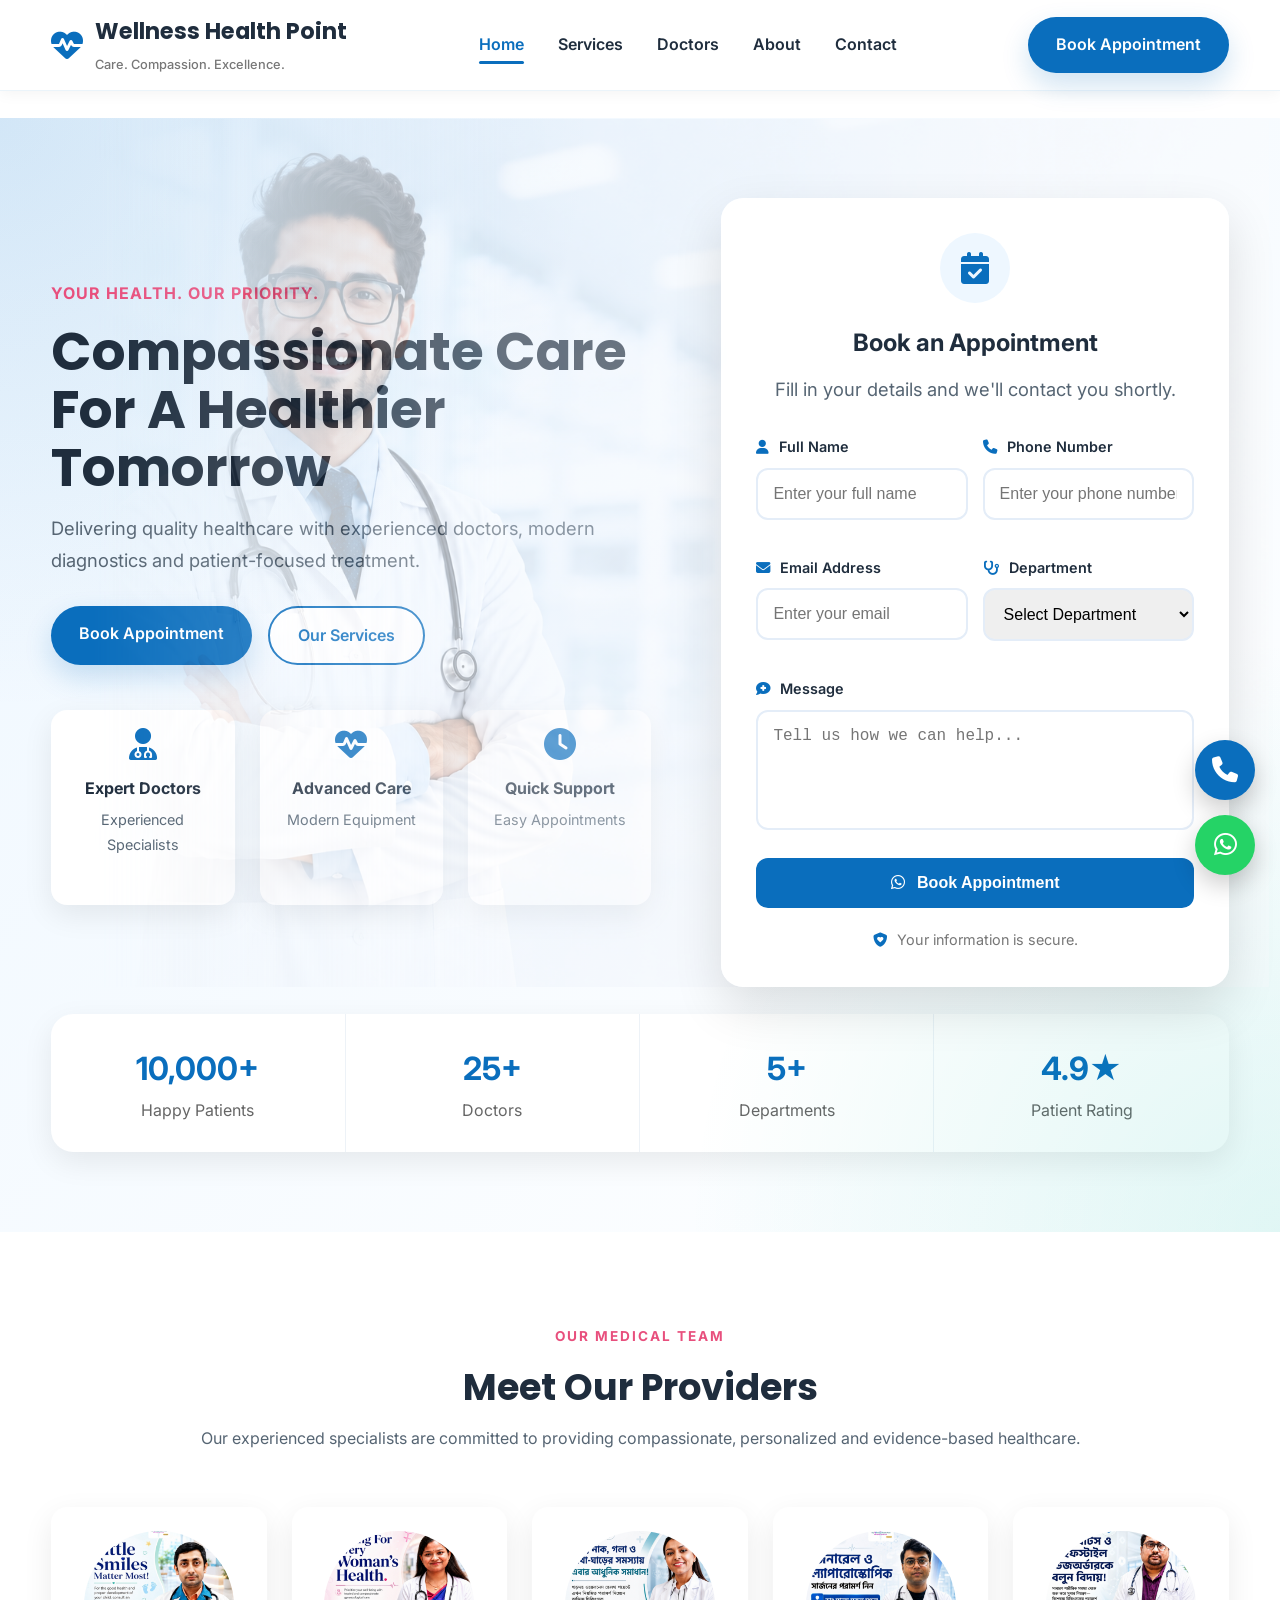
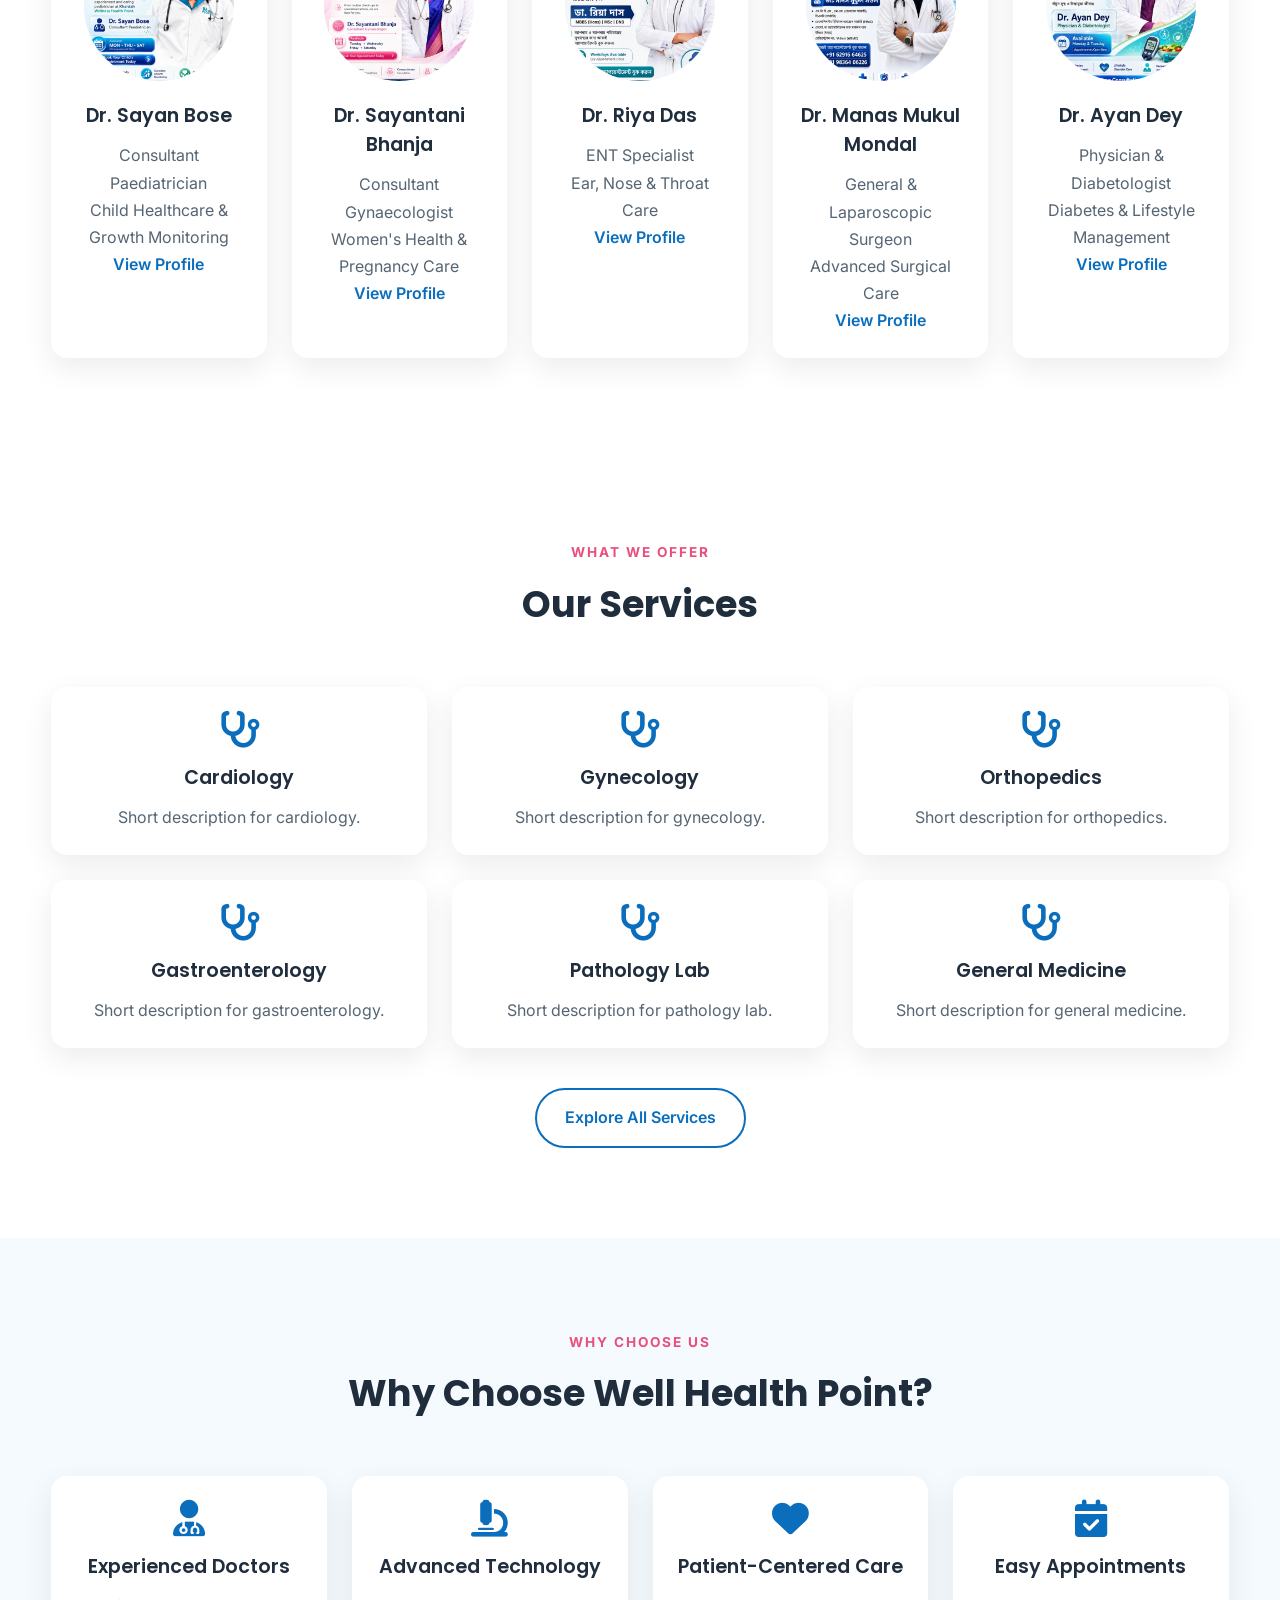
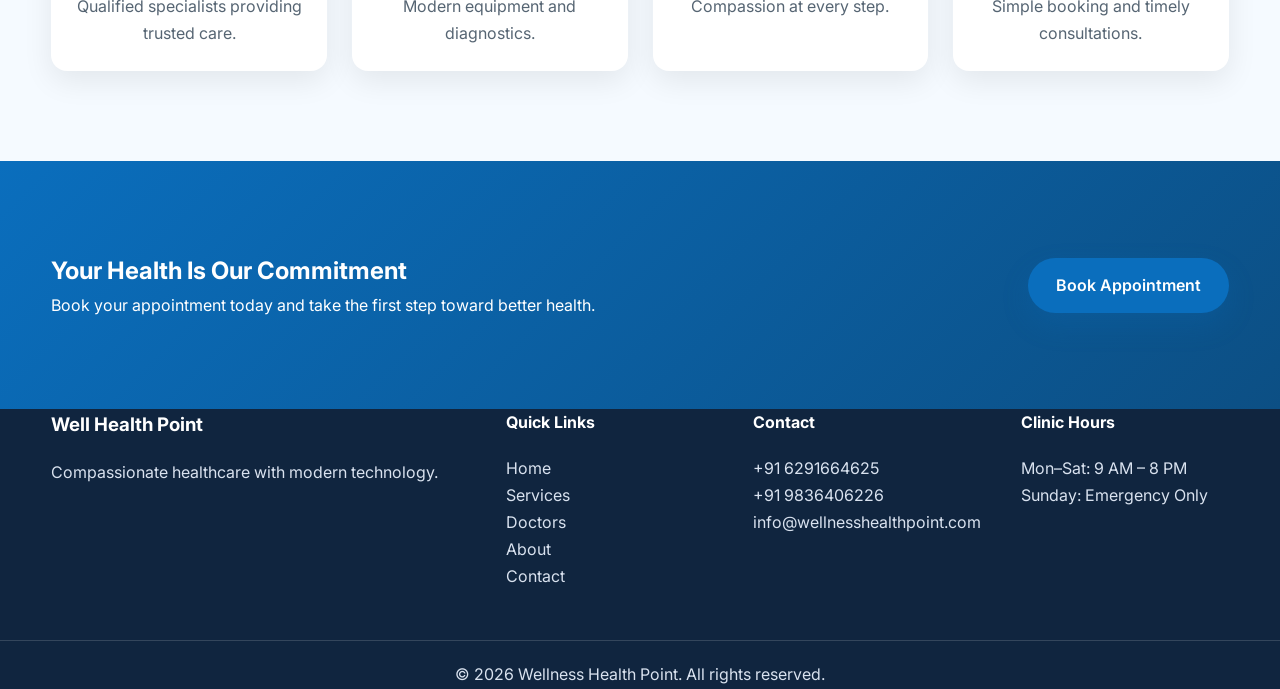
<file: index.html>
<!DOCTYPE html>
<html lang="en">
<head>
<meta charset="UTF-8">
<meta name="viewport" content="width=device-width, initial-scale=1.0">
<meta name="description" content="Wellness Health Point - Compassionate Healthcare">
<title>Wellness Health Point | Home</title>
<link rel="preconnect" href="https://fonts.googleapis.com">
<link rel="preconnect" href="https://fonts.gstatic.com" crossorigin>
<link href="https://fonts.googleapis.com/css2?family=Inter:wght@400;500;600&family=Poppins:wght@500;600;700&display=swap" rel="stylesheet">
<link rel="stylesheet" href="style.css">
<link rel="stylesheet" href="https://cdnjs.cloudflare.com/ajax/libs/font-awesome/6.6.0/css/all.min.css">
</head>
<body>

<header class="header">
  <div class="container nav-container">
    <a href="index.html" class="logo">
      <i class="fa-solid fa-heart-pulse"></i>
      <div>
        <h2>Wellness Health Point</h2>
        <span>Care. Compassion. Excellence.</span>
      </div>
    </a>

    <nav class="navbar">
      <ul>
        <li><a class="active" href="index.html">Home</a></li>
        <li><a href="services.html">Services</a></li>
        <li><a href="doctors.html">Doctors</a></li>
        <li><a href="about.html">About</a></li>
        <li><a href="contact.html">Contact</a></li>
      </ul>
    </nav>

    <a href="contact.html" class="btn-primary">Book Appointment</a>
    <button class="menu-toggle"><i class="fa-solid fa-bars"></i></button>
  </div>
</header>
<br>


<section class="hero">

    <div class="hero-overlay"></div>

    <div class="container hero-content">

        <!-- Left Content -->

        <div class="hero-text">

            <span class="tag">
                YOUR HEALTH. OUR PRIORITY.
            </span>

            <h1>
                Compassionate Care<br>
                For A Healthier<br>
                Tomorrow
            </h1>

            <p>
                Delivering quality healthcare with experienced doctors,
                modern diagnostics and patient-focused treatment.
            </p>

            <div class="hero-buttons">

                <a href="#appointment" class="btn-primary">
                    Book Appointment
                </a>

                <a href="services.html" class="btn-secondary">
                    Our Services
                </a>

            </div>

            <!-- Features -->

            <div class="hero-features">

                <div class="hero-feature">
                    <i class="fa-solid fa-user-doctor"></i>
                    <h4>Expert Doctors</h4>
                    <p>Experienced Specialists</p>
                </div>

                <div class="hero-feature">
                    <i class="fa-solid fa-heart-pulse"></i>
                    <h4>Advanced Care</h4>
                    <p>Modern Equipment</p>
                </div>

                <div class="hero-feature">
                    <i class="fa-solid fa-clock"></i>
                    <h4>Quick Support</h4>
                    <p>Easy Appointments</p>
                </div>

            </div>

        </div>

        <!-- Doctor -->

        <img src="heroimg.png"
             class="hero-doctor"
             alt="Doctor">

        <!-- Appointment Card -->

        <div class="hero-form">

            <div class="hero-form-icon">
                <i class="fa-solid fa-calendar-check"></i>
            </div>

            <h2>Book an Appointment</h2>

            <p>
                Fill in your details and we'll contact you shortly.
            </p>

           <form id="appointmentForm">

    <div class="hero-form-row">

        <div class="form-group">
            <label for="name">
                <i class="fa-solid fa-user"></i>
                Full Name
            </label>

            <input
                type="text"
                id="name"
                placeholder="Enter your full name"
                required>
        </div>

        <div class="form-group">
            <label for="phone">
                <i class="fa-solid fa-phone"></i>
                Phone Number
            </label>

            <input
                type="tel"
                id="phone"
                placeholder="Enter your phone number"
                required>
        </div>

    </div>

    <div class="hero-form-row">

        <div class="form-group">
            <label for="email">
                <i class="fa-solid fa-envelope"></i>
                Email Address
            </label>

            <input
                type="email"
                id="email"
                placeholder="Enter your email">
        </div>

        <div class="form-group">
            <label for="department">
                <i class="fa-solid fa-stethoscope"></i>
                Department
            </label>

            <select id="department" required>

                <option value="">Select Department</option>

                <option>General Medicine</option>
                <option>Cardiology</option>
                <option>Gynecology</option>
                <option>Orthopedics</option>
                <option>Diagnostics</option>
                <option>Health Checkups</option>

            </select>
        </div>

    </div>

    <div class="form-group">

        <label for="message">
            <i class="fa-solid fa-comment-medical"></i>
            Message
        </label>

        <textarea
            id="message"
            placeholder="Tell us how we can help..."></textarea>

    </div>

    <button type="submit" class="hero-submit">

        <i class="fa-brands fa-whatsapp"></i>

        Book Appointment

    </button>

</form>
            <div class="privacy">

                <i class="fa-solid fa-shield-heart"></i>

                Your information is secure.

            </div>

        </div>

    </div>
<br>

    <!-- Bottom Statistics -->

    <div class="hero-stats container">

        <div class="stat">
            <h3>10,000+</h3>
            <span>Happy Patients</span>
        </div>

        <div class="stat">
            <h3>25+</h3>
            <span>Doctors</span>
        </div>

        <div class="stat">
            <h3>5+</h3>
            <span>Departments</span>
        </div>

        <div class="stat">
            <h3>4.9★</h3>
            <span>Patient Rating</span>
        </div>

    </div>

</section>
<!-- =======================
     Meet Our Providers
======================= -->

<section class="providers">

    <div class="container">

        <div class="section-title">
            <span>OUR MEDICAL TEAM</span>
            <h2>Meet Our Providers</h2>
            <p>
                Our experienced specialists are committed to providing compassionate,
                personalized and evidence-based healthcare.
            </p>
        </div>

        <div class="provider-grid">

            <!-- Doctor 1 -->
            <article class="doctor-card">

                <a href="dr.sayan.jpeg" target="_blank">
                    <img src="dr.sayan.jpeg" alt="Dr. Sayan Bose">
                </a>

                <h3>Dr. Sayan Bose</h3>

                <p class="speciality">
                    Consultant Paediatrician
                </p>

                <p>
                    Child Healthcare & Growth Monitoring
                </p>

                <a href="doctors.html" class="card-link">
                    View Profile
                </a>

            </article>

            <!-- Doctor 2 -->
            <article class="doctor-card">

                <a href="dr.sayantani.jpeg" target="_blank">
                    <img src="dr.sayantani.jpeg" alt="Dr. Sayantani Bhanja">
                </a>

                <h3>Dr. Sayantani Bhanja</h3>

                <p class="speciality">
                    Consultant Gynaecologist
                </p>

                <p>
                    Women's Health & Pregnancy Care
                </p>

                <a href="doctors.html" class="card-link">
                    View Profile
                </a>

            </article>

            <!-- Doctor 3 -->
            <article class="doctor-card">

                <a href="dr.riya.jpeg" target="_blank">
                    <img src="dr.riya.jpeg" alt="Dr. Riya Das">
                </a>

                <h3>Dr. Riya Das</h3>

                <p class="speciality">
                    ENT Specialist
                </p>

                <p>
                    Ear, Nose & Throat Care
                </p>

                <a href="doctors.html" class="card-link">
                    View Profile
                </a>

            </article>

            <!-- Doctor 4 -->
            <article class="doctor-card">

                <a href="dr manas.jpeg" target="_blank">
                    <img src="dr manas.jpeg" alt="Dr. Manas Mukul Mondal">
                </a>

                <h3>Dr. Manas Mukul Mondal</h3>

                <p class="speciality">
                    General & Laparoscopic Surgeon
                </p>

                <p>
                    Advanced Surgical Care
                </p>

                <a href="doctors.html" class="card-link">
                    View Profile
                </a>

            </article>

            <!-- Doctor 5 -->
            <article class="doctor-card">

                <a href="dr.ayan.jpeg" target="_blank">
                    <img src="dr.ayan.jpeg" alt="Dr. Ayan Dey">
                </a>

                <h3>Dr. Ayan Dey</h3>

                <p class="speciality">
                    Physician & Diabetologist
                </p>

                <p>
                    Diabetes & Lifestyle Management
                </p>

                <a href="doctors.html" class="card-link">
                    View Profile
                </a>

            </article>

        </div>

    </div>

</section>
<section class="services-preview">
  <div class="container">
    <div class="section-title">
      <span>WHAT WE OFFER</span>
      <h2>Our Services</h2>
    </div>
    <div class="service-grid">

      <article class="service-card">
        <i class="fa-solid fa-stethoscope"></i>
        <h3>Cardiology</h3>
        <p>Short description for cardiology.</p>
      </article>

      <article class="service-card">
        <i class="fa-solid fa-stethoscope"></i>
        <h3>Gynecology</h3>
        <p>Short description for gynecology.</p>
      </article>

      <article class="service-card">
        <i class="fa-solid fa-stethoscope"></i>
        <h3>Orthopedics</h3>
        <p>Short description for orthopedics.</p>
      </article>

      <article class="service-card">
        <i class="fa-solid fa-stethoscope"></i>
        <h3>Gastroenterology</h3>
        <p>Short description for gastroenterology.</p>
      </article>

      <article class="service-card">
        <i class="fa-solid fa-stethoscope"></i>
        <h3>Pathology Lab</h3>
        <p>Short description for pathology lab.</p>
      </article>

      <article class="service-card">
        <i class="fa-solid fa-stethoscope"></i>
        <h3>General Medicine</h3>
        <p>Short description for general medicine.</p>
      </article>

    </div>
    <div class="center"><a href="services.html" class="btn-secondary">Explore All Services</a></div>
  </div>
</section>

<section class="why-us">
  <div class="container">
    <div class="section-title">
      <span>WHY CHOOSE US</span>
      <h2>Why Choose Well Health Point?</h2>
    </div>
    <div class="features">
      <div class="feature"><i class="fa-solid fa-user-doctor"></i><h3>Experienced Doctors</h3><p>Qualified specialists providing trusted care.</p></div>
      <div class="feature"><i class="fa-solid fa-microscope"></i><h3>Advanced Technology</h3><p>Modern equipment and diagnostics.</p></div>
      <div class="feature"><i class="fa-solid fa-heart"></i><h3>Patient-Centered Care</h3><p>Compassion at every step.</p></div>
      <div class="feature"><i class="fa-solid fa-calendar-check"></i><h3>Easy Appointments</h3><p>Simple booking and timely consultations.</p></div>
    </div>
  </div>
</section>

      

<section class="cta">
  <div class="container cta-content">
    <div>
      <h2>Your Health Is Our Commitment</h2>
      <p>Book your appointment today and take the first step toward better health.</p>
    </div>
    <a href="contact.html" class="btn-primary">Book Appointment</a>
  </div>
</section>


<footer class="footer">
  <div class="container footer-grid">
    <div>
      <h3>Well Health Point</h3>
      <p>Compassionate healthcare with modern technology.</p>
    </div>
    <div>
      <h4>Quick Links</h4>
      <a href="index.html">Home</a><br>
      <a href="services.html">Services</a><br>
      <a href="doctors.html">Doctors</a><br>
      <a href="about.html">About</a><br>
      <a href="contact.html">Contact</a>
    </div>
    <div>
      <h4>Contact</h4>
      <p>+91 6291664625</p>
      <p>+91 9836406226</p>
      <p>info@wellnesshealthpoint.com</p>
    </div>
    <div>
      <h4>Clinic Hours</h4>
      <p>Mon–Sat: 9 AM – 8 PM</p>
      <p>Sunday: Emergency Only</p>
    </div>
  </div>
  <div class="copyright">
    <p>&copy; 2026 Wellness Health Point. All rights reserved.</p>
  </div>
</footer>

<!-- Floating Contact Buttons -->

<div class="floating-buttons">

    <a href="tel:+916291664625" class="float-btn call-btn" title="Call Us">
        <i class="fa-solid fa-phone"></i>
    </a>

    <a href="https://wa.me/916291664625" target="_blank" class="float-btn whatsapp-btn" title="WhatsApp">
        <i class="fa-brands fa-whatsapp"></i>
    </a>

</div>
</body>
</html>
</file>
<file: style.css>
:root{
  --primary:#0A6EBD;
  --secondary:#F48FB1;
  --accent:#00B8A9;
  --dark:#1f2d3d;
  --text:#566573;  --light:#f5faff;
  --white:#fff;
  --shadow:0 10px 30px rgba(0,0,0,.08);
  --radius:16px;
}

*{margin:0;padding:0;box-sizing:border-box}
html{scroll-behavior:smooth}
body{
  font-family:Inter,sans-serif;
  color:var(--text);
  background:#fff;
  line-height:1.7;
}
img{max-width:100%;display:block}
a{text-decoration:none}
ul{list-style:none}
.container{width:min(1200px,92%);margin:auto}
/*=========================================
                HEADER
=========================================*/

.header{
    position:sticky;
    top:0;
    left:0;
    width:100%;
    z-index:1000;

    background:rgba(255,255,255,.96);
    backdrop-filter:blur(12px);

    border-bottom:1px solid rgba(10,110,189,.08);
    box-shadow:0 8px 25px rgba(0,0,0,.05);
}

.nav-container{

    width:min(1300px,92%);
    margin:auto;

    display:flex;
    align-items:center;
    justify-content:space-between;

    height:90px;

}
/*==================================================
                    HERO SECTION
==================================================*/

.hero{
    position:relative;
    overflow:hidden;
    background:linear-gradient(135deg,#eef7ff,#ffffff);
    padding:90px 0 180px;
    min-height:850px;
}

.hero::before{
    content:"";
    position:absolute;
    inset:0;
    background:
        radial-gradient(circle at top left,
        rgba(10,110,189,.12),transparent 35%),
        radial-gradient(circle at bottom right,
        rgba(0,184,169,.12),transparent 35%);
}

.hero-content{
    position:relative;
    z-index:2;
    display:grid;
    grid-template-columns:1.1fr .9fr;
    align-items:center;
    gap:60px;
}

.hero-text{
    max-width:600px;
}

.hero h1{
    font-size:4rem;
    line-height:1.1;
    color:var(--dark);
    margin:20px 0;
}

.hero p{
    font-size:1.15rem;
    margin-bottom:35px;
}

.hero-buttons{
    display:flex;
    gap:18px;
    margin-bottom:45px;
}

/*=====================
     FEATURES
=====================*/

.hero-features{
    display:flex;
    gap:25px;
}

.hero-feature{
    background:#fff;
    padding:18px;
    border-radius:16px;
    box-shadow:var(--shadow);
    flex:1;
    text-align:center;
}

.hero-feature i{
    font-size:2rem;
    color:var(--primary);
    margin-bottom:15px;
}

.hero-feature h4{
    color:var(--dark);
    margin-bottom:6px;
}

.hero-feature p{
    font-size:.9rem;
    margin:0;
}

/*=====================
      DOCTOR
=====================*/

.hero-doctor{

    position:absolute;

    right:390px;

    bottom:0;

    height:92%;

    opacity:.92;

    pointer-events:none;

    z-index:1;

    -webkit-mask-image:linear-gradient(
        to left,
        black 65%,
        rgba(0,0,0,.65) 82%,
        transparent 100%
    );

    mask-image:linear-gradient(
        to left,
        black 65%,
        rgba(0,0,0,.65) 82%,
        transparent 100%
    );

}

/*=====================
     APPOINTMENT
=====================*/

.hero-form{

    position:relative;

    z-index:5;

    background:rgba(255,255,255,.95);

    backdrop-filter:blur(15px);

    border-radius:22px;

    padding:35px;

    box-shadow:0 20px 50px rgba(0,0,0,.12);

}

.hero-form-icon{

    width:70px;

    height:70px;

    border-radius:50%;

    background:#eef7ff;

    margin:auto;

    display:flex;

    align-items:center;

    justify-content:center;

    color:var(--primary);

    font-size:2rem;

    margin-bottom:20px;

}

.hero-form h2{

    text-align:center;

    color:var(--dark);

    margin-bottom:10px;

}

.hero-form p{

    text-align:center;

    margin-bottom:30px;

}

.hero-form form{

    display:grid;

    gap:18px;

}


.hero-form input,
.hero-form select,
.hero-form textarea{

    width:100%;

    padding:15px;

    border:2px solid #e4edf8;

    border-radius:12px;

    font-size:1rem;

    outline:none;

}

.hero-form textarea{

    height:120px;

    resize:none;

}

.hero-form input:focus,
.hero-form select:focus,
.hero-form textarea:focus{

    border-color:var(--primary);

}

.hero-form button{

    background:var(--primary);

    color:#fff;

    border:none;

    padding:16px;

    border-radius:12px;

    cursor:pointer;

    font-size:1rem;

    font-weight:600;

    transition:.3s;

}

.hero-form button:hover{

    background:#085ea4;

}

.privacy{

    margin-top:20px;

    text-align:center;

    color:#777;

    font-size:.9rem;

}

.privacy i{

    color:var(--primary);

    margin-right:6px;

}

/*=====================
      STATS
=====================*/

.hero-highlights{
    margin-top:-170px;
    position:relative;
    z-index:20;
}

.hero-features{
    display:grid;
    grid-template-columns:repeat(3,1fr);
    gap:25px;
}

.hero-stats-section{
    padding:100px 0 80px;
    background:#fff;
}

.hero-stats{
    background:#fff;
    border-radius:22px;
    box-shadow:var(--shadow);
    display:grid;
    grid-template-columns:repeat(4,1fr);
    overflow:hidden;
}
.stat{

    padding:28px;

    text-align:center;

    border-right:1px solid #edf2f7;

}

.stat:last-child{

    border:none;

}

.stat h3{

    color:var(--primary);

    font-size:2rem;

}

.stat span{

    color:#666;

}
.hero-form-row{
    display:grid;
    grid-template-columns:repeat(2,1fr);
    gap:15px;
    margin-bottom:18px;
}

.form-group{
    display:flex;
    flex-direction:column;
}

.form-group label{
    font-size:.9rem;
    font-weight:600;
    color:var(--dark);
    margin-bottom:8px;
}

.form-group label i{
    color:var(--primary);
    margin-right:6px;
}

.hero-submit{
    width:100%;
    margin-top:10px;
}

.hero-submit i{
    margin-right:8px;
}

@media(max-width:768px){

.hero-form-row{

grid-template-columns:1fr;

}

}

/*=====================
      RESPONSIVE
=====================*/

@media(max-width:1100px){

.hero-content{

grid-template-columns:1fr;

}

.hero-doctor{
    position:absolute;

    left:52%;
    bottom:0;

    transform:translateX(-50%);

    height:88%;
    width:auto;

    z-index:2;

    pointer-events:none;

    opacity:.95;

    object-fit:contain;

    -webkit-mask-image:linear-gradient(
        to left,
        transparent 0%,
        rgba(0,0,0,.8) 18%,
        black 35%
    );

    mask-image:linear-gradient(
        to left,
        transparent 0%,
        rgba(0,0,0,.8) 18%,
        black 35%
    );
}
.hero-stats{

position:relative;

transform:none;

left:auto;

bottom:auto;

margin:50px auto 0;

grid-template-columns:repeat(2,1fr);

}

}

@media(max-width:768px){

.hero{

padding:70px 0;

min-height:auto;

}

.hero h1{

font-size:2.7rem;

}

.hero-buttons{

flex-direction:column;

}

.hero-features{

flex-direction:column;

}

.hero-stats{

grid-template-columns:1fr;

}

}
/*=====================
        LOGO
======================*/

.logo{

    display:flex;
    align-items:center;
    gap:15px;

    color:var(--dark);

}

.logo i{

    font-size:2.2rem;
    color:var(--primary);

}

.logo h2{

    font-family:Poppins,sans-serif;
    font-size:2rem;
    font-weight:700;
    line-height:1;

}

.logo span{

    display:block;
    margin-top:6px;

    color:#6b7280;

    font-size:.95rem;
    font-weight:500;

}

/*=====================
      NAVIGATION
======================*/

.navbar ul{

    display:flex;
    align-items:center;
    gap:42px;

}

.navbar a{

    position:relative;

    color:var(--dark);

    font-weight:600;

    font-size:1rem;

    transition:.3s;

}

.navbar a::after{

    content:"";

    position:absolute;

    left:0;
    bottom:-10px;

    width:0;
    height:3px;

    background:var(--primary);

    border-radius:10px;

    transition:.35s;

}

.navbar a:hover,
.navbar a.active{

    color:var(--primary);

}

.navbar a:hover::after,
.navbar a.active::after{

    width:100%;

}

/*=====================
        BUTTONS
======================*/

.btn-primary,
.btn-secondary{

    display:inline-flex;

    align-items:center;
    justify-content:center;

    padding:15px 34px;

    border-radius:50px;

    font-weight:600;

    transition:.35s;

}

.btn-primary{

    background:linear-gradient(135deg,#0A6EBD,#1482df);

    color:#fff;

    box-shadow:0 12px 28px rgba(10,110,189,.20);

}

.btn-primary:hover{

    transform:translateY(-3px);

    box-shadow:0 18px 35px rgba(10,110,189,.28);

}

.btn-secondary{

    background:#fff;

    color:var(--primary);

    border:2px solid var(--primary);

}

.btn-secondary:hover{

    background:var(--primary);

    color:#fff;

}

/*=====================
     MOBILE HEADER
======================*/

.menu-toggle{

    display:none;

    background:none;

    border:none;

    font-size:1.8rem;

    color:var(--dark);

    cursor:pointer;

}

@media(max-width:992px){

    .nav-container{

        height:80px;

    }

    .logo h2{

        font-size:1.6rem;

    }

    .navbar{

        display:none;

    }

    .menu-toggle{

        display:block;

    }

}

@media(max-width:576px){

    .nav-container{

        height:72px;

    }

    .logo i{

        font-size:1.8rem;

    }

    .logo h2{

        font-size:1.3rem;

    }

    .logo span{

        font-size:.8rem;

    }

    .header .btn-primary{

        display:none;

    }

}

.header{
  position:sticky;top:0;z-index:999;
  background:#fff;
  box-shadow:0 2px 15px rgba(0,0,0,.05);
}
.nav-container{
  display:flex;align-items:center;justify-content:space-between;
  padding:18px 0;
}
.logo{display:flex;gap:12px;align-items:center;color:var(--dark)}
.logo i{font-size:2rem;color:var(--primary)}
.logo h2{font:700 1.4rem Poppins,sans-serif}
.logo span{font-size:.8rem;color:#777}
.navbar ul{display:flex;gap:34px}
.navbar a{color:var(--dark);font-weight:600;position:relative}
.navbar a.active,
.navbar a:hover{color:var(--primary)}
.btn-primary,.btn-secondary{
 display:inline-block;padding:14px 28px;border-radius:50px;
 font-weight:600;transition:.3s;
}
.btn-primary{background:var(--primary);color:#fff}
.btn-primary:hover{transform:translateY(-3px)}
.btn-secondary{
 border:2px solid var(--primary);color:var(--primary)
}
.hero-doctor{

    position:absolute;
    right:-40px;
    bottom:0;

    height:110%;

    opacity:.35;

    filter:
        drop-shadow(0 25px 45px rgba(10,110,189,.25))
        saturate(105%);

    mask-image:linear-gradient(
        to left,
        black 65%,
        rgba(0,0,0,.6) 80%,
        transparent 100%
    );
}
.hero{
 background:linear-gradient(135deg,#eef7ff,#fff);
 padding:80px 0;
}
.hero-content{
 display:grid;
 grid-template-columns:1.1fr .9fr;
 gap:50px;
 align-items:center;
}
.tag{
 color:#e84f7d;
 font-weight:700;
 letter-spacing:1px;
 text-transform:uppercase;
}
.hero h1{
 font:700 3.3rem/1.1 Poppins,sans-serif;
 color:var(--dark);
 margin:16px 0;
}
.hero p{max-width:560px;margin-bottom:30px}
.hero-buttons{display:flex;gap:16px}

section{padding:90px 0}
.section-title{text-align:center;margin-bottom:55px}
.section-title span{
 color:#e84f7d;
 font-weight:700;
 letter-spacing:2px;
 font-size:.85rem;
}
.section-title h2{
 font:700 2.3rem Poppins,sans-serif;
 color:var(--dark);
 margin:10px 0;
}

.provider-grid,.service-grid,.features{
 display:grid;
 gap:25px;
}
.provider-grid{grid-template-columns:repeat(5,1fr)}
.service-grid{grid-template-columns:repeat(3,1fr)}
.features{grid-template-columns:repeat(4,1fr)}

.doctor-card,.service-card,.feature{
 background:#fff;
 border-radius:var(--radius);
 box-shadow:var(--shadow);
 padding:24px;
 text-align:center;
 transition:.3s;
}
.doctor-card:hover,
.service-card:hover,
.feature:hover{
 transform:translateY(-8px);
}
.doctor-card img{
 width:150px;height:150px;
 object-fit:cover;
 border-radius:50%;
 margin:0 auto 20px;
}
.doctor-card h3,
.service-card h3,
.feature h3{
 font:600 1.2rem Poppins,sans-serif;
 color:var(--dark);
 margin:12px 0;
}
.card-link{color:var(--primary);font-weight:600}
.service-card i,.feature i{
 font-size:2.3rem;
 color:var(--primary);
}
.center{text-align:center;margin-top:40px}

.why-us{background:var(--light)}

.cta{
 background:linear-gradient(135deg,#0A6EBD,#0c4f84);
 color:#fff;
}
.cta-content{
 display:flex;
 justify-content:space-between;
 align-items:center;
 gap:30px;
}

.footer{
 background:#10253f;
 color:#d9e2ef;
}
.footer-grid{
 display:grid;
 grid-template-columns:2fr 1fr 1fr 1fr;
 gap:40px;
}
.footer h3,.footer h4{color:#fff;margin-bottom:18px}
.footer a{color:#d9e2ef}
.copyright{
 margin-top:50px;
 border-top:1px solid rgba(255,255,255,.15);
 padding-top:20px;
 text-align:center;
}

.menu-toggle{display:none;background:none;border:none;font-size:1.5rem}

@media (max-width:991px){
.hero-content,.cta-content{grid-template-columns:1fr;display:grid;text-align:center}
.provider-grid{grid-template-columns:repeat(2,1fr)}
.service-grid{grid-template-columns:repeat(2,1fr)}
.features{grid-template-columns:repeat(2,1fr)}
.footer-grid{grid-template-columns:repeat(2,1fr)}
.navbar{display:none}
.menu-toggle{display:block}
}

@media (max-width:576px){
.hero h1{font-size:2.3rem}
.provider-grid,
.service-grid,
.features,
.footer-grid{grid-template-columns:1fr}
.btn-primary,.btn-secondary{width:100%;text-align:center}
.hero-buttons{flex-direction:column}

}
/* ===========================
   CONTACT FORM
=========================== */

.contact-form {
    max-width: 750px;
    margin: 60px auto;
    padding: 45px;
    background: #ffffff;
    border-radius: 20px;
    box-shadow: 0 15px 40px rgba(0, 0, 0, 0.08);
}

.contact-form h2 {
    text-align: center;
    font-family: "Poppins", sans-serif;
    font-size: 2rem;
    color: #163b65;
    margin-bottom: 10px;
}

.contact-form p {
    text-align: center;
    color: #6c757d;
    margin-bottom: 35px;
}

/* Form Layout */

.contact-form form {
    display: grid;
    gap: 20px;
}

/* Labels */

.contact-form label {
    display: block;
    font-weight: 600;
    color: #163b65;
    margin-bottom: 8px;
}

/* Inputs */

.contact-form input,
.contact-form textarea,
.contact-form select {
    width: 100%;
    padding: 15px 18px;
    font-size: 1rem;
    border: 2px solid #dbe8f5;
    border-radius: 12px;
    background: #fdfefe;
    transition: 0.3s ease;
    font-family: "Inter", sans-serif;
}

/* Focus */

.contact-form input:focus,
.contact-form textarea:focus,
.contact-form select:focus {
    outline: none;
    border-color: #0A6EBD;
    box-shadow: 0 0 12px rgba(10,110,189,0.15);
}

/* Textarea */

.contact-form textarea {
    resize: vertical;
    min-height: 170px;
}

/* Two Column Layout */

.form-row {
    display: grid;
    grid-template-columns: repeat(2,1fr);
    gap: 20px;
}

/* Submit Button */

.contact-form button {
    width: 100%;
    padding: 16px;
    border: none;
    border-radius: 12px;
    background: #0A6EBD;
    color: white;
    font-size: 1rem;
    font-weight: 600;
    cursor: pointer;
    transition: 0.35s ease;
}

.contact-form button:hover {
    background: #095ea1;
    transform: translateY(-3px);
    box-shadow: 0 10px 25px rgba(10,110,189,0.25);
}

/* Placeholder */

.contact-form input::placeholder,
.contact-form textarea::placeholder {
    color: #9aa5b1;
}

/* Responsive */

@media (max-width:768px){

.contact-form{
    padding:30px;
}

.form-row{
    grid-template-columns:1fr;
}

}

@media (max-width:480px){

.contact-form{
    padding:25px;
    border-radius:15px;
}

.contact-form h2{
    font-size:1.6rem;
}

}
/* ==========================================
            TABLET RESPONSIVE
========================================== */

@media (max-width:992px){

.container{
    width:92%;
}

.header{
    padding:15px 0;
}

.nav-container{
    flex-wrap:wrap;
}

.navbar{
    display:none;
    width:100%;
    margin-top:20px;
}

.navbar.open{
    display:block;
}

.navbar ul{
    flex-direction:column;
    gap:18px;
    text-align:center;
}

.menu-toggle{
    display:block;
    cursor:pointer;
}

.hero{
    padding:70px 0;
}

.hero-content{
    grid-template-columns:1fr;
    text-align:center;
    gap:50px;
}

.hero-text p{
    margin:auto;
}

.hero-buttons{
    justify-content:center;
    flex-wrap:wrap;
}

.hero-image img{
    max-width:500px;
    margin:auto;
}

.provider-grid{
    grid-template-columns:repeat(2,1fr);
    gap:25px;
}

.services-grid{
    grid-template-columns:repeat(2,1fr);
    gap:25px;
}

.features{
    grid-template-columns:repeat(2,1fr);
    gap:25px;
}

.footer-grid{
    grid-template-columns:repeat(2,1fr);
    gap:30px;
}

.contact-form{
    padding:35px;
}

.form-row{
    grid-template-columns:1fr;
}

}



/* ==========================================
            MOBILE RESPONSIVE
========================================== */

@media (max-width:768px){

.hero{
    padding:60px 0;
}

.hero h1{
    font-size:2.4rem;
    line-height:1.2;
}

.hero p{
    font-size:1rem;
}

.hero-buttons{
    flex-direction:column;
    align-items:center;
}

.btn-primary,
.btn-secondary{
    width:100%;
    max-width:280px;
    text-align:center;
}

.provider-grid{
    grid-template-columns:1fr;
}

.services-grid{
    grid-template-columns:1fr;
}

.features{
    grid-template-columns:1fr;
}

.service-card,
.doctor-card,
.feature{
    max-width:100%;
}

.hero-image img{
    max-width:100%;
}

.section-title h2{
    font-size:2rem;
}

.footer-grid{
    grid-template-columns:1fr;
    text-align:center;
}

.footer{
    padding:50px 0 20px;
}

.contact-form{
    padding:25px;
}

.contact-form h2{
    font-size:1.7rem;
}

input,
textarea,
select{
    font-size:16px;
}

}



/* ==========================================
            SMALL MOBILE
========================================== */

@media (max-width:480px){

.logo h2{
    font-size:1.2rem;
}

.hero{
    padding:50px 0;
}

.hero h1{
    font-size:2rem;
}

.tag{
    font-size:.8rem;
}

.section-title h2{
    font-size:1.7rem;
}

.section-title p{
    font-size:.95rem;
}

.service-card,
.doctor-card,
.feature{
    padding:20px;
}

.hero-buttons{
    gap:15px;
}

.btn-primary,
.btn-secondary{
    padding:14px 20px;
}

.contact-form{
    padding:20px;
}

}
/*=========================================
        FLOATING CONTACT BUTTONS
=========================================*/

.floating-buttons{
    position:fixed;
    right:25px;
    bottom:25px;
    display:flex;
    flex-direction:column;
    gap:15px;
    z-index:9999;
}

.float-btn{
    width:60px;
    height:60px;
    border-radius:50%;
    display:flex;
    align-items:center;
    justify-content:center;
    color:#fff;
    font-size:26px;
    text-decoration:none;
    box-shadow:0 10px 25px rgba(0,0,0,.2);
    transition:.3s;
}

.float-btn:hover{
    transform:translateY(-5px) scale(1.08);
}

.call-btn{
    background:var(--primary);
}

.whatsapp-btn{
    background:#25D366;
}

@media(max-width:768px){

    .floating-buttons{
        right:18px;
        bottom:18px;
    }

    .float-btn{
        width:55px;
        height:55px;
        font-size:22px;
    }

/*=========================================
        APPOINTMENT SECTION
=========================================*/

.appointment-section{
    position:relative;
    padding:100px 0;
    overflow:hidden;
    background:linear-gradient(135deg,#eef7ff 0%,#f8fcff 45%,#ffffff 100%);
}

/* Decorative circles */

.appointment-section::before{
    content:"";
    position:absolute;
    width:420px;
    height:420px;
    background:rgba(10,110,189,.08);
    border-radius:50%;
    top:-180px;
    left:-120px;
}

.appointment-section::after{
    content:"";
    position:absolute;
    width:320px;
    height:320px;
    background:rgba(244,143,177,.10);
    border-radius:50%;
    bottom:-120px;
    right:-100px;
}

/* Medical cross pattern */

.appointment-section .container{
    position:relative;
    z-index:2;
}

.appointment-section .container::before{
    content:"+";
    position:absolute;
    top:40px;
    right:80px;
    font-size:120px;
    font-weight:700;
    color:rgba(10,110,189,.06);
}


.appointment-section .container::after{
    content:"+";
    position:absolute;
    bottom:30px;
    left:50px;
    font-size:80px;
    font-weight:700;
    color:rgba(0,184,169,.08);
}
.hero-image{
    position:relative;
    display:flex;
    justify-content:flex-end;
    align-items:center;
    height:700px;
    overflow:visible;
}

.service-hero-img{

    width:1000px;
    max-width:none;

    position:absolute;

    right:-180px;
    bottom:0;

    opacity:.95;

    object-fit:contain;

    filter:drop-shadow(0 20px 40px rgba(10,110,189,.18));

    mask-image:linear-gradient(
        to left,
        black 70%,
        rgba(0,0,0,.65) 88%,
        transparent 100%
    );

    -webkit-mask-image:linear-gradient(
        to left,
        black 70%,
        rgba(0,0,0,.65) 88%,
        transparent 100%
    );

}

/* Enhance form */

.contact-form{
    position:relative;
    background:rgba(255,255,255,.96);
    backdrop-filter:blur(10px);
    border:1px solid rgba(10,110,189,.08);
}

}
</file>
